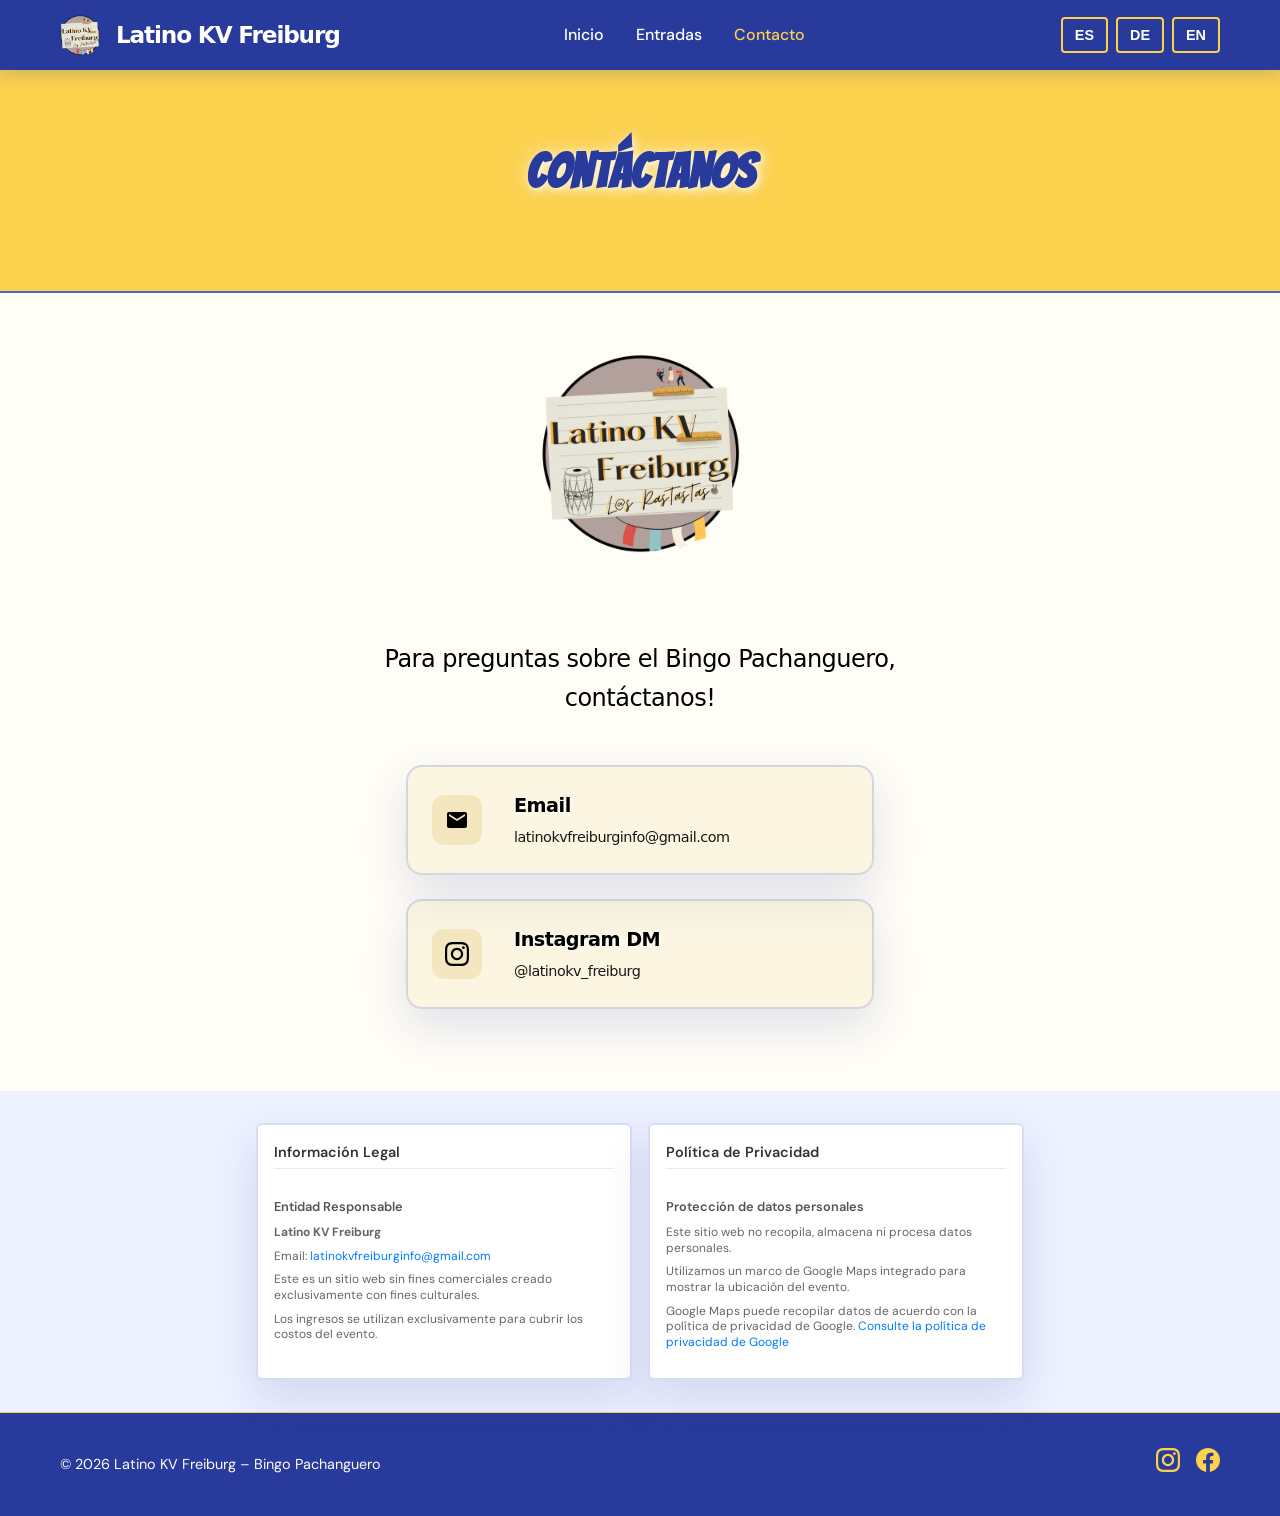
<file: contact.html>
<!DOCTYPE html>
<html lang="es">
<head>
    <meta charset="UTF-8">
    <meta name="viewport" content="width=device-width, initial-scale=1.0">
    <title data-lang="contact-title">Contáctanos</title>
    <link rel="stylesheet" href="css/style.css">
</head>
<body>
    <header>
        <nav>
            <div class="nav-container">
                <div class="nav-logo">
                    <img src="images/LatinoKV_Logo.png" alt="Latino KV Freiburg" class="logo-latinokv">
                    <h3>Latino KV Freiburg</h3>
                </div>
                <ul class="nav-menu">
                    <li><a href="index.html" class="nav-link" data-lang="home">Inicio</a></li>
                    <li><a href="tickets.html" class="nav-link" data-lang="tickets">Entradas</a></li>
                    <li><a href="contact.html" class="nav-link active" data-lang="contact">Contacto</a></li>
                </ul>
                <div class="language-switcher">
                    <button class="lang-btn active" onclick="changeLanguage('es')">ES</button>
                    <button class="lang-btn" onclick="changeLanguage('de')">DE</button>
                    <button class="lang-btn" onclick="changeLanguage('en')">EN</button>
                </div>
                <div class="hamburger">
                    <span class="bar"></span>
                    <span class="bar"></span>
                    <span class="bar"></span>
                </div>
            </div>
        </nav>
    </header>

    <main>
        <section class="page-header">
            <div class="container">
                <h1 data-lang="contact-title">Contáctanos</h1>
            </div>
        </section>

        <section class="contact">
            <div class="container">
                <div class="contact-logo">
                    <img src="images/LatinoKV_Logo.png" alt="Latino KV Freiburg" class="contact-latinokv-logo">
                </div>
                <div class="contact-content">
                    <p class="contact-intro" data-lang="contact-text">Para preguntas sobre el Bingo Pachanguero, contáctanos!</p>
                    
                    <div class="contact-buttons">
                        <a href="mailto:latinokvfreiburginfo@gmail.com" class="contact-btn email-btn">
                            <div class="btn-icon">
                                <svg width="24" height="24" viewBox="0 0 24 24" fill="currentColor">
                                    <path d="M20 4H4c-1.1 0-1.99.9-1.99 2L2 18c0 1.1.9 2 2 2h16c1.1 0 2-.9 2-2V6c0-1.1-.9-2-2-2zm0 4l-8 5-8-5V6l8 5 8-5v2z"/>
                                </svg>
                            </div>
                            <div class="btn-content">
                                <span class="btn-title">Email</span>
                                <span class="btn-subtitle">latinokvfreiburginfo@gmail.com</span>
                            </div>
                        </a>
                        
                        <a href="https://instagram.com/latinokv_freiburg" target="_blank" class="contact-btn instagram-btn">
                            <div class="btn-icon">
                                <svg width="24" height="24" viewBox="0 0 24 24" fill="currentColor">
                                    <path d="M12 2.163c3.204 0 3.584.012 4.85.07 3.252.148 4.771 1.691 4.919 4.919.058 1.265.069 1.645.069 4.849 0 3.205-.012 3.584-.069 4.849-.149 3.225-1.664 4.771-4.919 4.919-1.266.058-1.644.07-4.85.07-3.204 0-3.584-.012-4.849-.07-3.26-.149-4.771-1.699-4.919-4.92-.058-1.265-.07-1.644-.07-4.849 0-3.204.013-3.583.07-4.849.149-3.227 1.664-4.771 4.919-4.919 1.266-.057 1.645-.069 4.849-.069zm0-2.163c-3.259 0-3.667.014-4.947.072-4.358.2-6.78 2.618-6.98 6.98-.059 1.281-.073 1.689-.073 4.948 0 3.259.014 3.668.072 4.948.2 4.358 2.618 6.78 6.98 6.98 1.281.058 1.689.072 4.948.072 3.259 0 3.668-.014 4.948-.072 4.354-.2 6.782-2.618 6.979-6.98.059-1.28.073-1.689.073-4.948 0-3.259-.014-3.667-.072-4.947-.196-4.354-2.617-6.78-6.979-6.98-1.281-.059-1.69-.073-4.949-.073zm0 5.838c-3.403 0-6.162 2.759-6.162 6.162s2.759 6.163 6.162 6.163 6.162-2.759 6.162-6.163c0-3.403-2.759-6.162-6.162-6.162zm0 10.162c-2.209 0-4-1.79-4-4 0-2.209 1.791-4 4-4s4 1.791 4 4c0 2.21-1.791 4-4 4zm6.406-11.845c-.796 0-1.441.645-1.441 1.44s.645 1.44 1.441 1.44c.795 0 1.439-.645 1.439-1.40s-.644-1.44-1.439-1.44z"/>
                                </svg>
                            </div>
                            <div class="btn-content">
                                <span class="btn-title">Instagram DM</span>
                                <span class="btn-subtitle">@latinokv_freiburg</span>
                            </div>
                        </a>
                    </div>
                </div>
            </div>
        </section>

        <!-- Legal Information -->
        <section class="legal-info">
            <div class="container">
                <!-- Impressum -->
                <div class="legal-section">
                    <h2 data-lang="impressum-title">Impressum</h2>
                    <div class="legal-content">
                        <h3 data-lang="responsible-entity">Verantwortliche Organisation</h3>
                        <p><strong data-lang="association-name">Latino KV Freiburg</strong></p>
                        <p>Email: <a href="mailto:latinokvfreiburginfo@gmail.com">latinokvfreiburginfo@gmail.com</a></p>
                        <p data-lang="non-commercial">Dies ist eine nicht-kommerzielle Website, die ausschließlich für kulturelle Zwecke erstellt wurde.</p>
                        <p data-lang="revenue-usage">Die Einnahmen dienen ausschließlich zur Kostendeckung der Veranstaltung.</p>
                    </div>
                </div>

                <!-- Privacy Policy -->
                <div class="legal-section">
                    <h2 data-lang="privacy-title">Datenschutz</h2>
                    <div class="legal-content">
                        <h3 data-lang="privacy-intro">Datenschutzerklärung</h3>
                        <p data-lang="no-data-collection">Diese Website sammelt, speichert oder verarbeitet keine personenbezogenen Daten.</p>
                        <p data-lang="maps-notice">Wir verwenden einen eingebetteten Google Maps-Frame, um den Veranstaltungsort anzuzeigen.</p>
                        <p>
                            <span data-lang="google-privacy">Google Maps kann Daten gemäß der Datenschutzerklärung von Google erfassen.</span>
                            <a href="https://policies.google.com/privacy" target="_blank" rel="noopener noreferrer" data-lang="privacy-policy-link">Google Datenschutzerklärung ansehen</a>
                        </p>
                    </div>
                </div>
            </div>
        </section>
    </main>

    <footer>
        <div class="container">
            <div class="footer-content">
                <p data-lang="footer">Latino KV Freiburg – Bingo Pachanguero</p>
                <div class="social-icons">
                    <a href="https://instagram.com/latinokv_freiburg" target="_blank" class="social-link">
                        <svg width="24" height="24" viewBox="0 0 24 24" fill="currentColor">
                            <path d="M12 2.163c3.204 0 3.584.012 4.85.07 3.252.148 4.771 1.691 4.919 4.919.058 1.265.069 1.645.069 4.849 0 3.205-.012 3.584-.069 4.849-.149 3.225-1.664 4.771-4.919 4.919-1.266.058-1.644.07-4.85.07-3.204 0-3.584-.012-4.849-.07-3.26-.149-4.771-1.699-4.919-4.92-.058-1.265-.07-1.644-.07-4.849 0-3.204.013-3.583.07-4.849.149-3.227 1.664-4.771 4.919-4.919 1.266-.057 1.645-.069 4.849-.069zm0-2.163c-3.259 0-3.667.014-4.947.072-4.358.2-6.78 2.618-6.98 6.98-.059 1.281-.073 1.689-.073 4.948 0 3.259.014 3.668.072 4.948.2 4.358 2.618 6.78 6.98 6.98 1.281.058 1.689.072 4.948.072 3.259 0 3.668-.014 4.948-.072 4.354-.2 6.782-2.618 6.979-6.98.059-1.28.073-1.689.073-4.948 0-3.259-.014-3.667-.072-4.947-.196-4.354-2.617-6.78-6.979-6.98-1.281-.059-1.69-.073-4.949-.073zm0 5.838c-3.403 0-6.162 2.759-6.162 6.162s2.759 6.163 6.162 6.163 6.162-2.759 6.162-6.163c0-3.403-2.759-6.162-6.162-6.162zm0 10.162c-2.209 0-4-1.79-4-4 0-2.209 1.791-4 4-4s4 1.791 4 4c0 2.21-1.791 4-4 4zm6.406-11.845c-.796 0-1.441.645-1.441 1.44s.645 1.44 1.441 1.44c.795 0 1.439-.645 1.439-1.44s-.644-1.44-1.439-1.44z"/>
                        </svg>
                    </a>
                    <a href="https://facebook.com/latinokvfreiburg" target="_blank" class="social-link">
                        <svg width="24" height="24" viewBox="0 0 24 24" fill="currentColor">
                            <path d="M24 12.073c0-6.627-5.373-12-12-12s-12 5.373-12 12c0 5.99 4.388 10.954 10.125 11.854v-8.385H7.078v-3.47h3.047V9.43c0-3.007 1.792-4.669 4.533-4.669 1.312 0 2.686.235 2.686.235v2.953H15.83c-1.491 0-1.956.925-1.956 1.874v2.25h3.328l-.532 3.47h-2.796v8.385C19.612 23.027 24 18.062 24 12.073z"/>
                        </svg>
                    </a>
                </div>
            </div>
        </div>
    </footer>

    <script src="js/script.js"></script>
</body>
</html>
</file>
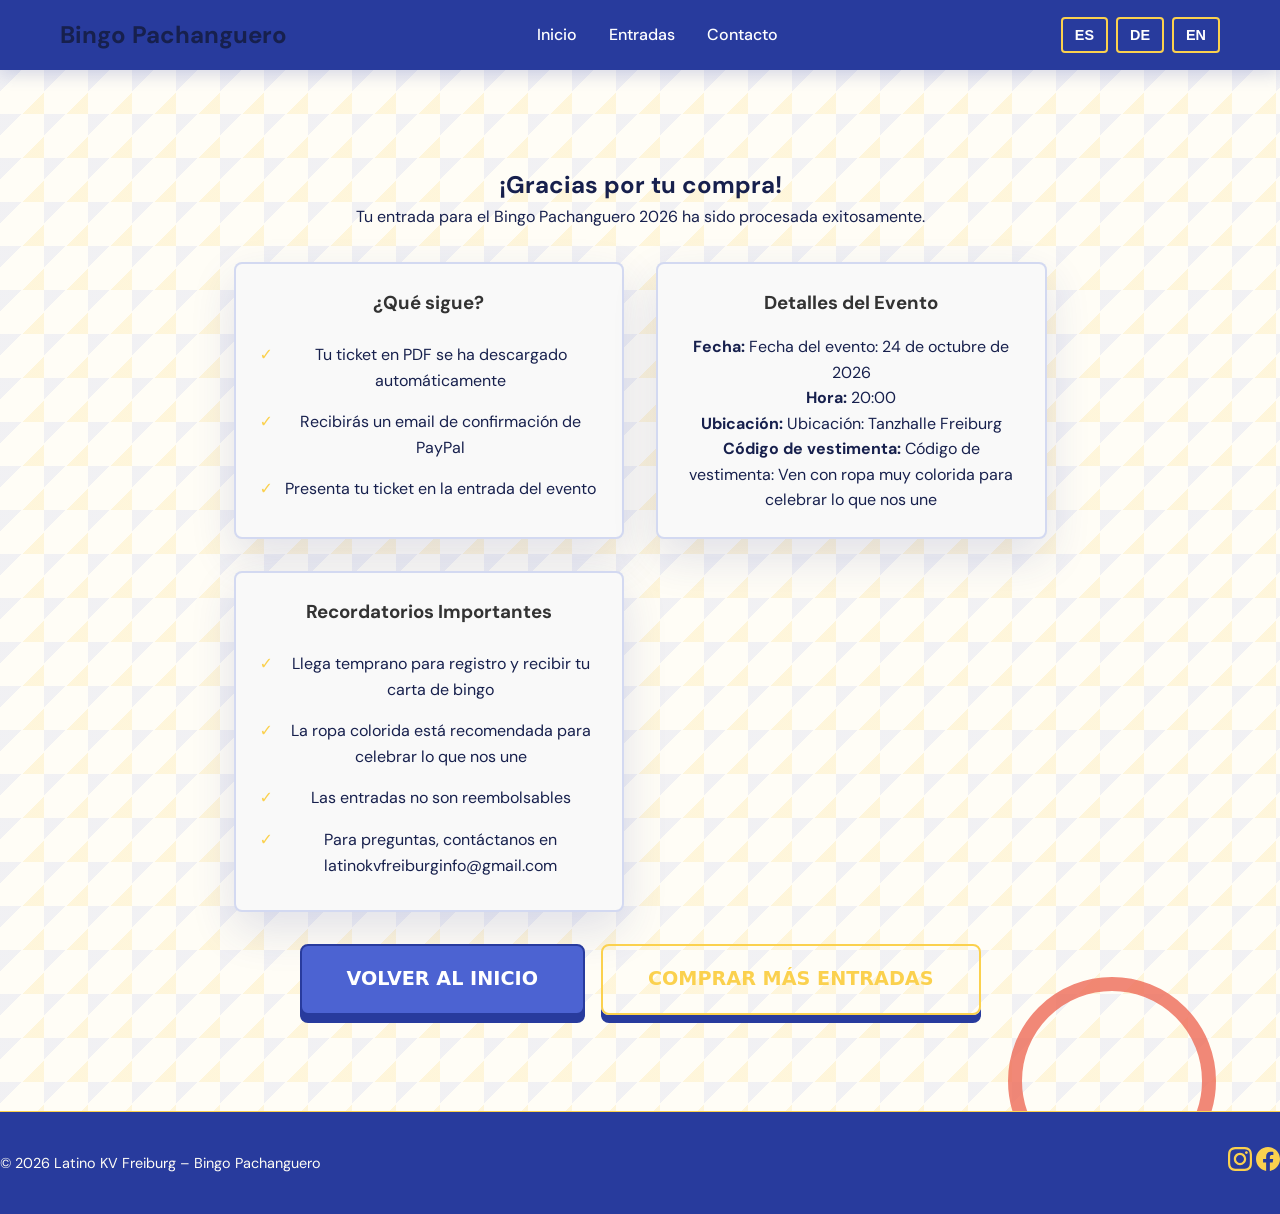
<file: thank-you.html>
<!DOCTYPE html>
<html lang="es">
<head>
    <meta charset="UTF-8">
    <meta name="viewport" content="width=device-width, initial-scale=1.0">
    <title data-lang="thanks-title">¡Gracias por tu compra!</title>
    <link rel="stylesheet" href="css/style.css">
</head>
<body>
    <header>
        <nav class="navbar">
            <div class="nav-container">
                <div class="nav-logo">
                    <h2>Bingo Pachanguero</h2>
                </div>
                
                <div class="nav-menu">
                    <a href="index.html" class="nav-link" data-lang="home">Inicio</a>
                    <a href="tickets.html" class="nav-link" data-lang="tickets">Entradas</a>
                    <a href="contact.html" class="nav-link" data-lang="contact">Contacto</a>
                </div>
                
                <div class="language-switcher">
                    <button class="lang-btn" onclick="changeLanguage('es')">ES</button>
                    <button class="lang-btn" onclick="changeLanguage('de')">DE</button>
                    <button class="lang-btn" onclick="changeLanguage('en')">EN</button>
                </div>
                
                <div class="hamburger">
                    <span class="bar"></span>
                    <span class="bar"></span>
                    <span class="bar"></span>
                </div>
            </div>
        </nav>
    </header>

    <main>
        <section class="hero">
            <div class="hero-content">
                <h1 data-lang="thanks-title">¡Gracias por tu compra!</h1>
                <p data-lang="thanks-message"></p>
                
                <div class="thank-you-info">
                    <div class="info-card">
                        <h3 data-lang="what-next-title">¿Qué sigue?</h3>
                        <ul>
                            <li data-lang="pdf-info">Tu ticket en PDF se ha descargado automáticamente</li>
                            <li data-lang="email-info">Recibirás un email de confirmación de PayPal</li>
                            <li data-lang="presentation-info">Presenta tu ticket en la entrada del evento</li>
                        </ul>
                    </div>
                    
                    <div class="info-card">
                        <h3 data-lang="event-details-title">Detalles del Evento</h3>
                        <p><strong data-lang="date-label">Fecha:</strong> <span data-lang="event-date"></span></p>
                        <p><strong data-lang="time-label">Hora:</strong> <span data-lang="event-time">20:00</span></p>
                        <p><strong data-lang="location-label">Ubicación:</strong> <span data-lang="event-location">Ubicación: Tanzhalle Freiburg</span></p>
                        <p><strong data-lang="dress-code-label">Código de vestimenta:</strong> <span data-lang="dress-code">Código de vestimenta: Ven con ropa muy colorida para celebrar lo que nos une</span></p>
                    </div>
                    
                    <div class="info-card">
                        <h3 data-lang="important-reminders-title">Recordatorios Importantes</h3>
                        <ul>
                            <li data-lang="arrival-early">Llega temprano para registro y recibir tu carta de bingo</li>
                            <li data-lang="white-attire">Colorful attire is encouraged to celebrate what unites us</li>
                            <li data-lang="no-refunds">Las entradas no son reembolsables</li>
                            <li data-lang="contact-info">Para preguntas, contáctanos en latinokvfreiburginfo@gmail.com</li>
                        </ul>
                    </div>
                </div>
                
                <div class="cta-buttons">
                    <a href="index.html" class="cta-button" data-lang="back-home">Volver al inicio</a>
                    <a href="tickets.html" class="cta-button secondary" data-lang="buy-more">Comprar más entradas</a>
                </div>
            </div>
        </section>
    </main>

    <footer>
        <div class="footer-content">
            <p data-lang="footer">Latino KV Freiburg – Bingo Pachanguero</p>
            <div class="social-links">
                <a href="https://instagram.com/latinokv_freiburg" target="_blank" class="social-link">
                    <svg width="24" height="24" viewBox="0 0 24 24" fill="currentColor">
                        <path d="M12 2.163c3.204 0 3.584.012 4.85.07 3.252.148 4.771 1.691 4.919 4.919.058 1.265.069 1.645.069 4.849 0 3.205-.012 3.584-.069 4.849-.149 3.225-1.664 4.771-4.919 4.919-1.266.058-1.644.07-4.85.07-3.204 0-3.584-.012-4.849-.07-3.26-.149-4.771-1.699-4.919-4.92-.058-1.265-.07-1.644-.07-4.849 0-3.204.013-3.583.07-4.849.149-3.227 1.664-4.771 4.919-4.919 1.266-.057 1.645-.069 4.849-.069zm0-2.163c-3.259 0-3.667.014-4.947.072-4.358.2-6.78 2.618-6.98 6.98-.059 1.281-.073 1.689-.073 4.948 0 3.259.014 3.668.072 4.948.2 4.358 2.618 6.78 6.98 6.98 1.281.058 1.689.072 4.948.072 3.259 0 3.668-.014 4.948-.072 4.354-.2 6.782-2.618 6.979-6.98.059-1.28.073-1.689.073-4.948 0-3.259-.014-3.667-.072-4.947-.196-4.354-2.617-6.78-6.979-6.98-1.281-.059-1.69-.073-4.949-.073zm0 5.838c-3.403 0-6.162 2.759-6.162 6.162s2.759 6.163 6.162 6.163 6.162-2.759 6.162-6.163c0-3.403-2.759-6.162-6.162-6.162zm0 10.162c-2.209 0-4-1.79-4-4 0-2.209 1.791-4 4-4s4 1.791 4 4c0 2.21-1.791 4-4 4zm6.406-11.845c-.796 0-1.441.645-1.441 1.44s.645 1.44 1.441 1.44c.795 0 1.439-.645 1.439-1.44s-.644-1.44-1.439-1.44z"/>
                    </svg>
                </a>
                <a href="https://facebook.com/latinokvfreiburg" target="_blank" class="social-link">
                    <svg width="24" height="24" viewBox="0 0 24 24" fill="currentColor">
                        <path d="M24 12.073c0-6.627-5.373-12-12-12s-12 5.373-12 12c0 5.99 4.388 10.954 10.125 11.854v-8.385H7.078v-3.47h3.047V9.43c0-3.007 1.792-4.669 4.533-4.669 1.312 0 2.686.235 2.686.235v2.953H15.83c-1.491 0-1.956.925-1.956 1.874v2.25h3.328l-.532 3.47h-2.796v8.385C19.612 23.027 24 18.062 24 12.073z"/>
                    </svg>
                </a>
            </div>
        </div>
    </footer>

    <script src="js/script.js"></script>
</body>
</html>
</file>
<file: css/style.css>
/* Modern web fonts for cross-platform consistency */
@import url('https://fonts.googleapis.com/css2?family=Bangers&family=DM+Sans:wght@400;500;600;700&display=swap');

:root {
    --bingo-blue: #4c63d2;
    --bingo-blue-dark: #283b9d;
    --bingo-yellow: #fbd14e;
    --bingo-ink: #17204d;
    --bingo-paper: #fffdf6;
    --bingo-coral: #ee6c58;
    --bingo-green: #4eb58a;
    --bingo-shadow: 0 18px 45px rgba(40, 59, 157, 0.14);
}

/* Reset and base styles */
* {
    margin: 0;
    padding: 0;
    box-sizing: border-box;
}

body {
    font-family: 'DM Sans', system-ui, sans-serif;
    font-weight: 400;
    letter-spacing: 0;
    line-height: 1.6;
    color: var(--bingo-ink);
    background-color: var(--bingo-paper);
}

.container {
    max-width: 1200px;
    margin: 0 auto;
    padding: 0 20px;
}

/* Navigation */
header {
    background-color: var(--bingo-blue);
    box-shadow: 0 4px 16px rgba(40, 59, 157, 0.2);
    position: sticky;
    top: 0;
    z-index: 1000;
}

.nav-container {
    max-width: 1200px;
    margin: 0 auto;
    padding: 0 20px;
    display: flex;
    justify-content: space-between;
    align-items: center;
    height: 70px;
}

.logo {
    font-size: 1.5rem;
    font-weight: bold;
    color: #000;
}

.nav-menu {
    display: flex;
    list-style: none;
    gap: 2rem;
}

.nav-link {
    text-decoration: none;
    color: #fff;
    font-weight: 500;
    transition: color 0.3s ease;
    font-family: 'DM Sans', system-ui, sans-serif;
    font-stretch: condensed;
    letter-spacing: 0;
}

.nav-link:hover,
.nav-link.active {
    color: var(--bingo-yellow);
}

/* Language Switcher */
.language-switcher {
    display: flex;
    gap: 0.5rem;
    margin-left: 2rem;
}

.lang-btn {
    background: transparent;
    border: 2px solid var(--bingo-yellow);
    color: #fff;
    padding: 8px 12px;
    border-radius: 4px;
    cursor: pointer;
    font-weight: bold;
    font-size: 0.9rem;
    transition: all 0.3s ease;
}

.lang-btn:hover,
.lang-btn.active {
    background: var(--bingo-blue-dark);
    color: #fff;
}

.lang-btn:hover {
    background: var(--bingo-yellow);
    color: var(--bingo-ink);
}

.hamburger {
    display: none;
    flex-direction: column;
    cursor: pointer;
}

.bar {
    width: 25px;
    height: 3px;
    background-color: #fff;
    margin: 3px 0;
    transition: 0.3s;
}

/* Hero Section */
.hero {
    background: var(--bingo-paper);
    color: var(--bingo-ink);
    padding: 6rem 0;
    text-align: center;
    min-height: 82vh;
    display: flex;
    align-items: center;
    position: relative;
    overflow: hidden;
}

/* Video Background Styles */
.hero-video-background {
    position: absolute;
    top: 0;
    left: 0;
    width: 100%;
    height: 100%;
    z-index: 1;
    overflow: hidden;
}

.background-video {
    position: absolute;
    top: 0;
    left: 0;
    width: 100% !important;
    height: 100% !important;
    object-fit: cover;
    pointer-events: none;
    opacity: 0.7; /* Semi-transparent for background effect */
    z-index: 1;
    display: block !important;
    visibility: visible !important;
}

.video-overlay {
    position: absolute;
    top: 0;
    left: 0;
    width: 100%;
    height: 100%;
    background: linear-gradient(135deg, rgba(255, 253, 246, 0.9), rgba(251, 209, 78, 0.5));
    z-index: 2;
}

/* Performance optimization for reduced motion preference */
@media (prefers-reduced-motion: reduce) {
    .background-video {
        display: none;
    }
    
    .hero {
        background-image: linear-gradient(135deg, #f5f7fa 0%, #c3cfe2 100%);
    }
}

.hero-content {
    max-width: 800px;
    margin: 0 auto;
    padding: 0 20px;
    position: relative;
    z-index: 10; /* High z-index to ensure content stays on top */
}

.hero-title {
    font-size: 3.5rem;
    margin-bottom: 1.5rem;
    font-weight: bold;
    color: var(--bingo-blue-dark);
    font-family: 'Bangers', Impact, sans-serif;
    font-stretch: condensed;
    letter-spacing: 0;
    text-transform: uppercase;
    text-shadow: 3px 3px 0 var(--bingo-yellow);
}

.hero-subtitle {
    font-size: 1.8rem;
    margin-bottom: 2rem;
    color: var(--bingo-blue-dark);
    font-weight: 600;
    font-family: 'DM Sans', system-ui, sans-serif;
    font-stretch: condensed;
    letter-spacing: 0;
    text-shadow: 2px 2px 8px rgba(255, 255, 255, 0.8), 0 0 20px rgba(255, 255, 255, 0.5);
}



.hero-description {
    font-size: 1.3rem;
    margin: 2.5rem 0;
    line-height: 1.8;
    color: #000000;
    max-width: 600px;
    margin-left: auto;
    margin-right: auto;
    font-family: 'Arial Narrow', 'Arial Black', 'Helvetica Neue', Arial, sans-serif;
    font-stretch: condensed;
    letter-spacing: -0.3px;
}

.cta-button {
    display: inline-block;
    background-color: var(--bingo-yellow);
    color: #000;
    padding: 18px 45px;
    text-decoration: none;
    border-radius: 8px;
    font-size: 1.2rem;
    font-weight: bold;
    transition: all 0.3s ease;
    border: 2px solid var(--bingo-yellow);
    text-transform: uppercase;
    letter-spacing: 0px;
    font-family: 'Inter', system-ui, sans-serif;
    font-stretch: condensed;
}

.cta-button:hover {
    background-color: #000;
    color: var(--bingo-yellow);
    transform: translateY(-2px);
}



/* Page Header */
.page-header {
    background: #fff;
    color: #000;
    padding: 3rem 0;
    text-align: center;
    border-bottom: 2px solid var(--bingo-yellow);
}

.page-header h1 {
    font-size: 3rem;
    margin-bottom: 1rem;
    color: #000;
}

.page-header p {
    font-size: 1.2rem;
    color: #333;
}

/* Tickets Section */
.tickets {
    padding: 4rem 0;
    background-color: #fff;
}

.ticket-grid {
    display: grid;
    grid-template-columns: repeat(auto-fit, minmax(320px, 1fr));
    gap: 2rem;
    margin-bottom: 3rem;
}

.ticket-card {
    background: white;
    border-radius: 8px;
    box-shadow: 0 2px 10px rgba(0,0,0,0.1);
    overflow: hidden;
    transition: transform 0.3s ease;
    border: 1px solid #eee;
}

.ticket-card:hover {
    transform: translateY(-5px);
}

.ticket-card.featured {
    border: 2px solid var(--bingo-yellow);
    transform: scale(1.05);
}

.ticket-card.featured:hover {
    transform: scale(1.05) translateY(-5px);
}

.ticket-header {
    background: var(--bingo-ink);
    color: var(--bingo-paper);
    padding: 2rem;
    text-align: center;
}

.ticket-card.featured .ticket-header {
    background: var(--bingo-yellow);
    color: #000;
}

.ticket-header h3 {
    font-size: 1.5rem;
    margin-bottom: 0.5rem;
}

.price {
    font-size: 2.5rem;
    font-weight: bold;
}

.ticket-content {
    padding: 2rem;
}

.ticket-features {
    list-style: none;
    margin-bottom: 2rem;
}

.ticket-features li {
    padding: 0.5rem 0;
    border-bottom: 1px solid #eee;
    position: relative;
    padding-left: 1.5rem;
}

.ticket-features li::before {
    content: "✓";
    color: var(--bingo-yellow);
    font-weight: bold;
    position: absolute;
    left: 0;
}

.ticket-button {
    width: 100%;
    background-color: var(--bingo-yellow);
    color: #000;
    border: none;
    padding: 15px;
    border-radius: 5px;
    font-size: 1.1rem;
    font-weight: bold;
    cursor: pointer;
    transition: all 0.3s ease;
    text-transform: uppercase;
    letter-spacing: 1px;
}

.ticket-button:hover {
    background-color: #000;
    color: var(--bingo-yellow);
}

.ticket-info {
    background: #f8f9fa;
    padding: 2rem;
    border-radius: 8px;
    border-left: 4px solid var(--bingo-yellow);
    margin-top: 2rem;
}

.ticket-info h3 {
    margin-bottom: 1rem;
    color: #000;
}

.ticket-info ul {
    list-style-type: disc;
    padding-left: 1.5rem;
}

.ticket-info li {
    margin-bottom: 0.5rem;
}

/* Contact Section */
.contact {
    min-height: calc(100vh - 300px);
    background: #fff;
    padding: 60px 0 50px;
    display: flex;
    align-items: center;
    position: relative;
}

.contact .container {
    text-align: center;
    position: relative;
    z-index: 2;
}

.contact-logo {
    margin-bottom: 3rem;
}

.contact-latinokv-logo {
    max-width: 300px;
    width: 100%;
    height: auto;
}

.contact-content {
    color: #000;
}

.contact-intro {
    font-size: 1.5rem;
    font-family: 'Roboto Condensed', 'Inter', system-ui, sans-serif;
    font-stretch: condensed;
    letter-spacing: -0.5px;
    margin-bottom: 3rem;
    max-width: 600px;
    margin-left: auto;
    margin-right: auto;
    text-shadow: 2px 2px 6px rgba(255, 255, 255, 0.9), 0 0 15px rgba(255, 255, 255, 0.6);
}

.contact-buttons {
    display: flex;
    flex-direction: column;
    gap: 1.5rem;
    max-width: 500px;
    margin: 0 auto;
}

.contact-btn {
    display: flex;
    align-items: center;
    padding: 1.5rem;
    background: rgba(212, 175, 55, 0.1);
    border: 2px solid var(--bingo-yellow);
    border-radius: 16px;
    color: #000;
    text-decoration: none;
    transition: all 0.3s ease;
    backdrop-filter: blur(10px);
    gap: 1rem;
}

.contact-btn:hover {
    transform: translateY(-2px);
    background: var(--bingo-yellow);
    color: #000;
    box-shadow: 0 10px 30px rgba(212, 175, 55, 0.3);
}

.btn-icon {
    flex-shrink: 0;
    width: 50px;
    height: 50px;
    background: rgba(255, 255, 255, 0.2);
    border-radius: 12px;
    display: flex;
    align-items: center;
    justify-content: center;
}

.btn-content {
    text-align: left;
    flex: 1;
}

.btn-title {
    display: block;
    font-size: 1.2rem;
    font-weight: 600;
    font-family: Arial, "Arial Narrow", sans-serif;
    font-stretch: condensed;
    letter-spacing: -0.5px;
    margin-bottom: 0.25rem;
}

.btn-subtitle {
    display: block;
    font-size: 0.9rem;
    opacity: 0.8;
    font-family: Arial, "Arial Narrow", sans-serif;
    font-stretch: condensed;
    letter-spacing: -0.5px;
}

.email-btn:hover .btn-icon {
    background: #EA4335;
}

.instagram-btn:hover .btn-icon {
    background: linear-gradient(45deg, #405DE6, #5851DB, #833AB4, #C13584, #E1306C, #FD1D1D);
}

/* Footer */
footer {
    background-color: #000;
    color: var(--bingo-paper);
    text-align: center;
    padding: 2rem 0;
    border-top: 1px solid var(--bingo-yellow);
}

.footer-content {
    display: flex;
    justify-content: space-between;
    align-items: center;
    flex-wrap: wrap;
    gap: 1rem;
}

.footer-content p {
    margin: 0;
    font-size: 0.9rem;
}

.social-icons {
    display: flex;
    gap: 1rem;
}

.social-link {
    display: inline-block;
    font-size: 1.5rem;
    text-decoration: none;
    color: var(--bingo-yellow);
    transition: transform 0.3s ease;
}

.social-link:hover {
    transform: scale(1.2);
    color: var(--bingo-paper);
}

/* Responsive Design */
@media (max-width: 768px) {
    .hamburger {
        display: flex;
    }
    
    .nav-menu {
        position: fixed;
        left: -100%;
        top: 70px;
        flex-direction: column;
        background-color: white;
        width: 100%;
        text-align: center;
        transition: 0.3s;
        box-shadow: 0 10px 27px rgba(0,0,0,0.05);
        padding: 2rem 0;
    }
    
    .nav-menu.active {
        left: 0;
    }
    
    .hero {
        /* Reduce padding on mobile */
        padding: 4rem 0;
        min-height: 70vh;
    }
    
    .hero-title {
        font-size: 2.5rem;
    }
    
    .hero-subtitle {
        font-size: 1.4rem;
    }
    
    .hero-description {
        font-size: 1.1rem;
    }
    
    .contact-grid {
        grid-template-columns: 1fr;
        gap: 2rem;
    }
    
    .footer-content {
        flex-direction: column;
        text-align: center;
        gap: 1rem;
    }
    
    .footer-content p {
        font-size: 0.8rem;
    }
    
    .ticket-card.featured {
        transform: none;
    }
    
    .faq-grid {
        grid-template-columns: 1fr;
    }
}

@media (max-width: 480px) {
    .container {
        padding: 0 15px;
    }
    
    .hero-content {
        padding: 0 15px;
    }
    
    .hero-title {
        font-size: 1.8rem;
    }
    
    .hero-subtitle {
        font-size: 1.1rem;
    }
    
    .hero-description {
        font-size: 1rem;
    }
    
    .page-header h1 {
        font-size: 2rem;
    }
    
    .ticket-grid {
        grid-template-columns: 1fr;
    }
    
    .footer-content {
        flex-direction: column;
        text-align: center;
        gap: 1rem;
    }
    
    .footer-content p {
        font-size: 0.8rem;
    }
}

/* Animations */
@keyframes fadeIn {
    from {
        opacity: 0;
        transform: translateY(30px);
    }
    to {
        opacity: 1;
        transform: translateY(0);
    }
}

.hero-content {
    animation: fadeIn 1s ease-out;
}

.highlight-card {
    animation: fadeIn 0.6s ease-out;
}

.highlight-card:nth-child(2) {
    animation-delay: 0.2s;
}

.highlight-card:nth-child(3) {
    animation-delay: 0.4s;
}/* Thank you page styles */
.thank-you-info { display: grid; grid-template-columns: repeat(auto-fit, minmax(300px, 1fr)); gap: 2rem; margin: 2rem 0; } .info-card { background: #f9f9f9; padding: 1.5rem; border-radius: 8px; border-left: 4px solid var(--bingo-yellow); } .info-card h3 { color: #333; margin-bottom: 1rem; } .info-card ul { list-style: none; padding: 0; } .info-card li { padding: 0.5rem 0; position: relative; padding-left: 1.5rem; } .info-card li::before { content: '✓'; position: absolute; left: 0; color: var(--bingo-yellow); font-weight: bold; } .cta-buttons { display: flex; gap: 1rem; justify-content: center; margin-top: 2rem; } .cta-button.secondary { background: transparent; color: var(--bingo-yellow); border: 2px solid var(--bingo-yellow); } .cta-button.secondary:hover { background: var(--bingo-yellow); color: #000; } @media (max-width: 768px) { .cta-buttons { flex-direction: column; align-items: center; } .cta-button { width: 100%; max-width: 300px; text-align: center; } }

/* Updated Ticket Structure Styles */
.ticket-options { display: grid; grid-template-columns: repeat(auto-fit, minmax(400px, 1fr)); gap: 2rem; margin: 2rem 0; } .purchase-form { border-top: 1px solid #eee; padding-top: 1.5rem; } .purchase-form > .cta-button { display: block; width: fit-content; margin: 1rem auto 0; } .form-group { margin-bottom: 1rem; } .form-group label { display: block; margin-bottom: 0.5rem; font-weight: bold; color: #333; } .form-group select { width: 100%; padding: 0.5rem; border: 2px solid #ddd; border-radius: 4px; font-size: 1rem; background: #fff; } .form-group select:focus { outline: none; border-color: var(--bingo-yellow); } .price-breakdown { background: #f9f9f9; padding: 1rem; border-radius: 8px; margin: 1rem 0; } .price-line { display: flex; justify-content: space-between; margin-bottom: 0.5rem; color: #666; } .price-line.total { font-weight: bold; font-size: 1.1rem; color: #000; border-top: 1px solid #ddd; padding-top: 0.5rem; margin-top: 0.5rem; } #paypal-button-container { position: fixed; top: 50%; left: 50%; transform: translate(-50%, -50%); background: #fff; padding: 2rem; border-radius: 12px; box-shadow: 0 10px 30px rgba(0, 0, 0, 0.3); z-index: 1000; max-width: 400px; width: 90%; } #paypal-button-container::before { content: ''; position: fixed; top: 0; left: 0; width: 100%; height: 100%; background: rgba(0, 0, 0, 0.5); z-index: -1; }

/* Logo styles */
.nav-logo { display: flex; align-items: center; gap: 1rem; } .logo-latinokv, .logo-bingo2026 { height: 40px; width: auto; } .nav-logo h2 { margin: 0; } @media (max-width: 768px) { .logo-latinokv, .logo-bingo2026 { height: 30px; } .nav-logo { gap: 0.5rem; } .nav-logo h2 { font-size: 1.2rem; } }

.nav-logo h3 {
    color: #fff;
    font-family: 'Inter', system-ui, sans-serif;
    font-size: 1.45rem;
    font-weight: 600;
    letter-spacing: -0.05em;
}

/* Hero section with Bingo logo */
.hero-logo { 
    text-align: center; 
    margin-bottom: 2rem; 
} 

.main-bingo-logo { 
    max-width: 400px; 
    width: 100%; 
    height: auto; 
} 

.hero-title { 
    font-size: 3rem; 
    font-weight: bold; 
    color: var(--bingo-yellow); 
    text-align: center; 
    margin-bottom: 0.5rem;
    font-family: 'Arial Narrow', 'Arial Black', 'Helvetica Neue', Arial, sans-serif;
    font-stretch: condensed;
    letter-spacing: -1px;
} 

.hero-subtitle-white { 
    font-size: 2rem; 
    font-weight: normal; 
    color: #ffffff; 
    text-align: center; 
    margin-bottom: 1rem;
    font-family: 'Arial Narrow', 'Arial Black', 'Helvetica Neue', Arial, sans-serif;
    letter-spacing: 0.5px;
    text-shadow: 2px 2px 8px rgba(0, 0, 0, 0.8), 0 0 20px rgba(0, 0, 0, 0.5);
} 

.hero-subtitle { 
    font-size: 2.5rem; 
    font-weight: normal; 
    color: #333; 
    text-align: center; 
    margin-bottom: 1.5rem;
    font-family: 'Arial Narrow', 'Arial Black', 'Helvetica Neue', Arial, sans-serif;
    font-stretch: condensed;
    letter-spacing: -0.5px;
} 

/* Hero description container for better mobile control */
.hero-description-container {
    margin-top: 2rem;
    text-align: center;
}

.hero-description {
    font-size: 1.25rem;
    line-height: 1;
    color: #000;
    max-width: calc(100% - 2rem);
    margin: 1rem auto;
    text-shadow: 2px 2px 6px rgba(255, 255, 255, 0.9), 0 0 15px rgba(255, 255, 255, 0.6);
    background: rgba(0, 0, 0, 0.01);
    padding: 1rem;
    border-radius: 8px;
    backdrop-filter: blur(6px);
    font-family: 'Roboto Condensed', 'Inter', system-ui, sans-serif;
    font-weight: 400;
}

.event-artists {
    max-width: 600px;
    margin: 1.5rem auto 0;
}

.event-artists-label {
    margin: 0 0 0.75rem;
    color: var(--bingo-blue-dark);
    font-size: 1.1rem;
    font-weight: 700;
    text-shadow: 0 1px 8px var(--bingo-paper);
}

.event-artist-logos {
    display: flex;
    justify-content: center;
    gap: 1rem;
}

.event-artist-logos a {
    box-sizing: border-box;
    display: grid;
    place-items: center;
    width: min(42%, 250px);
    height: 130px;
    padding: 0.75rem;
    background: linear-gradient(145deg, #fff 5%, #f5f7ff 55%, #e9edff);
    border: 2px solid rgba(40, 59, 157, 0.25);
    border-radius: 12px;
    box-shadow: 0 6px 0 rgba(40, 59, 157, 0.24), 0 10px 18px rgba(23, 32, 77, 0.2), inset 0 2px 0 #fff;
    transition: transform 160ms ease, box-shadow 160ms ease, filter 160ms ease;
}

.event-artist-logos a:hover {
    transform: translateY(-3px);
    box-shadow: 0 9px 0 rgba(40, 59, 157, 0.24), 0 14px 22px rgba(23, 32, 77, 0.24), inset 0 2px 0 #fff;
    filter: brightness(1.03);
}

.event-artist-logos a:active {
    transform: translateY(2px);
    box-shadow: 0 3px 0 rgba(40, 59, 157, 0.24), 0 5px 10px rgba(23, 32, 77, 0.18), inset 0 2px 0 #fff;
}

.event-artist-logos a:focus-visible {
    outline: 3px solid var(--bingo-coral);
    outline-offset: 4px;
}

.event-artist-logos img {
    display: block;
    width: auto;
    height: auto;
    max-width: 100%;
    max-height: 96px;
    object-fit: contain;
}

@media (max-width: 768px) { 
    .main-bingo-logo { max-width: 300px; } 
    .hero-title { font-size: 2.2rem; } 
    .hero-subtitle-white { font-size: 1.5rem; } 
    .hero-subtitle { font-size: 1.2rem; }
    
    /* Mobile optimization for description container */
    .hero-description-container {
        margin-top: 1.5rem;
    }

    .event-artists {
        margin-top: 1rem;
    }

    .event-artist-logos a {
        height: 105px;
    }

    .event-artist-logos img {
        max-height: 71px;
    }
} 

@media (max-width: 480px) { 
    .main-bingo-logo { max-width: 250px; } 
    .hero-title { font-size: 1.8rem; } 
    .hero-subtitle-white { font-size: 1.2rem; } 
    .hero-subtitle { font-size: 1rem; }
}

/* Contact page logo */
.contact-logo { text-align: center; margin-bottom: 3rem; } .contact-latinokv-logo { max-width: 200px; height: auto; } @media (max-width: 768px) { .contact-latinokv-logo { max-width: 150px; } .contact-logo { margin-bottom: 2rem; } }

/* Payment Modal Styles */
.payment-modal {
    position: fixed;
    top: 0;
    left: 0;
    width: 100%;
    height: 100%;
    background: rgba(0, 0, 0, 0.5);
    z-index: 1000;
    display: flex;
    justify-content: center;
    align-items: center;
    padding: 20px;
    box-sizing: border-box;
}

.modal-content {
    background: #fff;
    border-radius: 12px;
    max-width: 600px;
    width: 100%;
    max-height: 90vh;
    overflow-y: auto;
    box-shadow: 0 10px 30px rgba(0, 0, 0, 0.3);
}

.modal-header {
    display: flex;
    justify-content: space-between;
    align-items: center;
    padding: 1.5rem;
    border-bottom: 1px solid #eee;
    background: #f9f9f9;
    border-radius: 12px 12px 0 0;
}

.modal-header h3 {
    margin: 0;
    color: #333;
    font-size: 1.5rem;
}

.close-btn {
    background: none;
    border: none;
    font-size: 2rem;
    cursor: pointer;
    color: #666;
    padding: 0;
    width: 40px;
    height: 40px;
    display: flex;
    align-items: center;
    justify-content: center;
    border-radius: 50%;
    transition: all 0.3s ease;
}

.close-btn:hover {
    background: #e0e0e0;
    color: #333;
}

.modal-body {
    padding: 2rem;
}

.payment-summary {
    background: #f0f8ff;
    padding: 1.5rem;
    border-radius: 8px;
    margin-bottom: 2rem;
    border-left: 4px solid var(--bingo-yellow);
}

.payment-summary h4 {
    margin-bottom: 1rem;
    color: #333;
}

.payment-options {
    display: grid;
    gap: 1.5rem;
}

.payment-option {
    border: 2px solid #eee;
    border-radius: 8px;
    padding: 1.5rem;
    transition: all 0.3s ease;
}

.payment-option:hover {
    border-color: var(--bingo-yellow);
    box-shadow: 0 2px 10px rgba(212, 175, 55, 0.1);
}

.payment-option h4 {
    color: var(--bingo-blue-dark);
    margin-bottom: 1rem;
    font-size: 1.2rem;
}

.payment-details {
    background: #f9f9f9;
    padding: 1rem;
    border-radius: 6px;
    margin: 1rem 0;
    font-family: monospace;
    line-height: 1.8;
}

.paypal-me-btn {
    background: #0070ba;
    color: #fff;
    border: none;
    padding: 12px 24px;
    border-radius: 6px;
    font-size: 1rem;
    font-weight: bold;
    cursor: pointer;
    transition: all 0.3s ease;
    width: 100%;
    margin-top: 1rem;
}

.paypal-me-btn:hover {
    background: #005ea6;
    transform: translateY(-2px);
}

.important-note {
    background: #fff3cd;
    border: 1px solid #ffeaa7;
    border-radius: 6px;
    padding: 1rem;
    margin-top: 2rem;
    color: #856404;
}

.important-note a {
    color: var(--bingo-yellow);
    text-decoration: none;
    font-weight: bold;
}

.important-note a:hover {
    text-decoration: underline;
}

@media (max-width: 768px) {
    .payment-modal {
        padding: 10px;
    }
    
    .modal-content {
        max-height: 95vh;
    }
    
    .modal-header {
        padding: 1rem;
    }
    
    .modal-body {
        padding: 1rem;
    }
    
    .payment-option {
        padding: 1rem;
    }
}

/* Program Section Styles */
.program-section {
    background: #f9f9f9;
    padding: 2.5rem 0;
    margin: 1.5rem 0;
}

.program-section h2 {
    text-align: center;
    color: var(--bingo-yellow);
    font-size: 3rem;
    margin-bottom: 1.5rem;
}

.program-content {
    max-width: 600px;
    margin: 0 auto;
    background: #fff;
    padding: 1.5rem;
    border-radius: 12px;
    box-shadow: 0 4px 20px rgba(0, 0, 0, 0.1);
}

.program-table {
    width: 100%;
    border-collapse: collapse;
    font-size: 1rem;
}

.program-table td {
    padding: 0.75rem 0.5rem;
    border-bottom: 1px solid #eee;
    vertical-align: top;
}

.program-table td:first-child {
    font-weight: bold;
    color: var(--bingo-yellow);
    width: 80px;
    text-align: center;
}

.program-table td:last-child {
    color: #333;
    padding-left: 1rem;
}

.program-table tr:last-child td {
    border-bottom: none;
}

/* Location Section Styles */
.location-section {
    padding: 4rem 0;
    background: #fff;
}

.location-section h2 {
    text-align: center;
    color: var(--bingo-yellow);
    font-size: 2.5rem;
    margin-bottom: 2rem;
}

.location-content {
    max-width: 800px;
    margin: 0 auto;
}

.location-address {
    text-align: center;
    font-size: 1.3rem;
    color: #333;
    margin-bottom: 2rem;
    font-weight: 500;
}

.map-container {
    border-radius: 12px;
    overflow: hidden;
    box-shadow: 0 4px 20px rgba(0, 0, 0, 0.1);
}

.map-container iframe {
    width: 100%;
    height: 400px;
    border: none;
}

@media (max-width: 768px) {
    .program-section h2,
    .location-section h2 {
        font-size: 2rem;
    }
    
    .program-content {
        padding: 1.5rem;
        margin: 0 1rem;
    }

    .location-content {
        margin: 0 1rem;
    }
    
    .location-address {
        font-size: 1.1rem;
    }
    
    .map-container iframe {
        height: 300px;
    }
    
    /* Contact mobile styles */
    .contact {
        padding: 80px 20px 30px;
    }
    
    .contact-intro {
        font-size: 1.2rem;
        margin-bottom: 2rem;
    }
    
    .contact-buttons {
        gap: 1rem;
    }
    
    .contact-btn {
        padding: 1.25rem;
    }
    
    .btn-icon {
        width: 45px;
        height: 45px;
    }
    
    .btn-title {
        font-size: 1.1rem;
    }
    
    .btn-subtitle {
        font-size: 0.85rem;
    }
}

/* Updated Contact Page Styles */
.page-header {
    background: #fff;
    padding: 4rem 0;
    text-align: center;
    position: relative;
    border-bottom: 2px solid var(--bingo-yellow);
}

.page-header h1 {
    color: var(--bingo-yellow);
    font-size: 3rem;
    margin-bottom: 1rem;
    font-family: 'Roboto Condensed', 'Inter', system-ui, sans-serif;
    text-shadow: 2px 2px 8px rgba(255, 255, 255, 0.8), 0 0 20px rgba(255, 255, 255, 0.5);
}

.contact-content {
    color: #000;
    padding: 2rem 0;
}

.contact-intro {
    font-size: 1.5rem;
    font-family: 'Roboto Condensed', 'Inter', system-ui, sans-serif;
    letter-spacing: -0.5px;
    margin-bottom: 3rem;
    max-width: 600px;
    margin-left: auto;
    margin-right: auto;
    text-align: center;
    text-shadow: 2px 2px 6px rgba(255, 255, 255, 0.9), 0 0 15px rgba(255, 255, 255, 0.6);
}

.contact-buttons {
    display: flex;
    flex-direction: column;
    gap: 1.5rem;
    max-width: 500px;
    margin: 0 auto;
    padding: 0 1rem;
}

.contact-btn {
    display: flex;
    align-items: center;
    padding: 1.5rem;
    background: rgba(212, 175, 55, 0.1);
    border: 2px solid var(--bingo-yellow);
    border-radius: 16px;
    color: #000;
    text-decoration: none;
    transition: all 0.3s ease;
    backdrop-filter: blur(10px);
    gap: 1rem;
}

.contact-btn:hover {
    transform: translateY(-2px);
    background: var(--bingo-yellow);
    color: #000;
    box-shadow: 0 10px 30px rgba(212, 175, 55, 0.3);
}

.btn-icon {
    flex-shrink: 0;
    width: 50px;
    height: 50px;
    background: rgba(212, 175, 55, 0.2);
    border-radius: 12px;
    display: flex;
    align-items: center;
    justify-content: center;
    transition: all 0.3s ease;
}

.btn-content {
    margin-left: 1rem;
}

.btn-title {
    display: block;
    font-size: 1.2rem;
    font-weight: 600;
    margin-bottom: 0.25rem;
    font-family: 'Roboto Condensed', 'Inter', system-ui, sans-serif;
    text-shadow: 1px 1px 4px rgba(255, 255, 255, 0.9);
}

.btn-subtitle {
    display: block;
    font-size: 0.9rem;
    opacity: 0.9;
    font-family: 'Roboto Condensed', 'Inter', system-ui, sans-serif;
}

.email-btn:hover .btn-icon,
.instagram-btn:hover .btn-icon {
    background: rgba(0, 0, 0, 0.1);
}

/* Legal sections styles */
.legal-info {
    padding: 2rem 0;
    background-color: #f8f9fa;
}

.legal-info .container {
    max-width: 800px;
    margin: 0 auto;
    padding: 0 1rem;
    display: flex;
    flex-wrap: wrap;
    gap: 1rem;
}

.legal-section {
    flex: 1;
    min-width: 280px;
    margin: 0;
    padding: 1rem;
    background-color: #fff;
    border-radius: 6px;
    box-shadow: 0 1px 2px rgba(0, 0, 0, 0.05);
}

.legal-section h2 {
    color: #333;
    margin-bottom: 0.75rem;
    padding-bottom: 0.25rem;
    border-bottom: 1px solid #e9ecef;
    font-size: 0.9rem;
    font-weight: 600;
}

.legal-section h3 {
    color: #555;
    margin: 0.75rem 0 0.5rem;
    font-size: 0.8rem;
    font-weight: 600;
}

.legal-section p {
    margin-bottom: 0.5rem;
    line-height: 1.3;
    color: #666;
    font-size: 0.75rem;
}

.legal-section a {
    color: #007bff;
    text-decoration: none;
    transition: color 0.2s;
    font-size: 0.75rem;
}

.legal-section a:hover {
    color: #0056b3;
    text-decoration: underline;
}

.legal-content {
    padding: 0.25rem 0;
    font-size: 0.75rem;
}

@media (max-width: 768px) {
    .legal-section {
        padding: 1.5rem;
        margin-bottom: 2rem;
    }
}

/* 2026 anniversary brand layer */
body {
    background: var(--bingo-paper);
}

header,
footer {
    background: var(--bingo-blue-dark);
    border-color: var(--bingo-yellow);
}

.hero {
    background-color: var(--bingo-paper);
    background-image:
        linear-gradient(135deg, rgba(76, 99, 210, 0.08) 25%, transparent 25%),
        linear-gradient(315deg, rgba(251, 209, 78, 0.16) 25%, transparent 25%);
    background-size: 44px 44px;
}

.hero::after {
    content: '';
    position: absolute;
    width: 180px;
    height: 180px;
    right: 5%;
    bottom: -74px;
    border: 14px solid var(--bingo-coral);
    border-radius: 50%;
    opacity: 0.8;
}

.hero-content {
    max-width: 900px;
}

.hero-logo {
    margin-bottom: 1rem;
}

.main-bingo-logo {
    display: block;
    max-width: min(440px, 78vw);
    max-height: 360px;
    margin: 0 auto;
    filter: drop-shadow(0 12px 10px rgba(40, 59, 157, 0.2));
}

.hero-title {
    color: var(--bingo-blue-dark);
    font-family: 'Bangers', Impact, sans-serif;
    font-size: clamp(2.25rem, 6vw, 4.5rem);
    letter-spacing: 0;
    text-shadow: 4px 4px 0 var(--bingo-yellow);
}

.anniversary-mark {
    display: inline-flex;
    align-items: center;
    gap: 0.75rem;
    margin: 0 auto 1.5rem;
    padding: 0.55rem 1rem 0.55rem 0.6rem;
    color: var(--bingo-blue-dark);
    background: var(--bingo-yellow);
    border: 3px solid var(--bingo-blue-dark);
    border-radius: 999px 10px 999px 10px;
    box-shadow: 6px 6px 0 var(--bingo-blue);
    transform: rotate(-2deg);
}

.anniversary-number {
    display: grid;
    place-items: center;
    width: 3.8rem;
    height: 3.8rem;
    color: var(--bingo-yellow);
    background: var(--bingo-blue);
    border-radius: 50%;
    font-family: 'Bangers', Impact, sans-serif;
    font-size: 3rem;
    line-height: 1;
}

.anniversary-copy {
    display: grid;
    text-align: left;
    line-height: 1.05;
    text-transform: uppercase;
}

.anniversary-copy strong {
    font-family: 'Bangers', Impact, sans-serif;
    font-size: 1.35rem;
    font-weight: 400;
}

.anniversary-copy span {
    font-size: 1.72rem;
    font-weight: 700;
    letter-spacing: 0.04em;
}

.hero-subtitle {
    color: var(--bingo-blue-dark);
    font-family: 'Bangers', Impact, sans-serif;
    font-weight: 700;
}

.cta-button,
.ticket-button {
    background: var(--bingo-blue);
    border-color: var(--bingo-blue-dark);
    color: #fff;
    box-shadow: 0 8px 0 var(--bingo-blue-dark);
}

.cta-button:hover,
.ticket-button:hover {
    background: var(--bingo-blue-dark);
    color: var(--bingo-yellow);
    box-shadow: 0 8px 0 var(--bingo-ink);
}

.program-section,
.tickets,
.contact,
.location-section {
    background: var(--bingo-paper);
}

.program-section h2,
.location-section h2,
.page-header h1 {
    color: var(--bingo-blue-dark);
    font-family: 'Bangers', Impact, sans-serif;
    letter-spacing: 0;
}

.program-content,
.tickets-closed-message,
.contact-btn,
.info-card,
.legal-section {
    border: 2px solid rgba(76, 99, 210, 0.22);
    box-shadow: var(--bingo-shadow);
}

.program-table td:first-child,
.ticket-features li::before,
.important-note a {
    color: var(--bingo-coral);
}

.page-header {
    background: var(--bingo-yellow);
    border-bottom-color: var(--bingo-blue);
}

.contact-btn:hover {
    background: var(--bingo-blue);
    color: #fff;
    box-shadow: 0 10px 30px rgba(76, 99, 210, 0.3);
}

.legal-info {
    background: #eef1ff;
}

@media (max-width: 768px) {
    .nav-menu {
        background: var(--bingo-blue-dark);
    }

    .nav-link {
        color: #fff;
    }

    .anniversary-mark {
        max-width: calc(100vw - 40px);
    }

    .anniversary-copy strong {
        font-size: 1.15rem;
    }
}

@media (max-width: 480px) {
    .main-bingo-logo {
        max-width: min(300px, 82vw);
        max-height: 260px;
    }

    .anniversary-mark {
        gap: 0.5rem;
        padding-right: 0.7rem;
    }

    .anniversary-number {
        width: 3.1rem;
        height: 3.1rem;
        font-size: 2.4rem;
    }

    .anniversary-copy strong {
        font-size: 1rem;
    }

    .anniversary-copy span {
        font-size: 0.58rem;
    }
}
</file>
